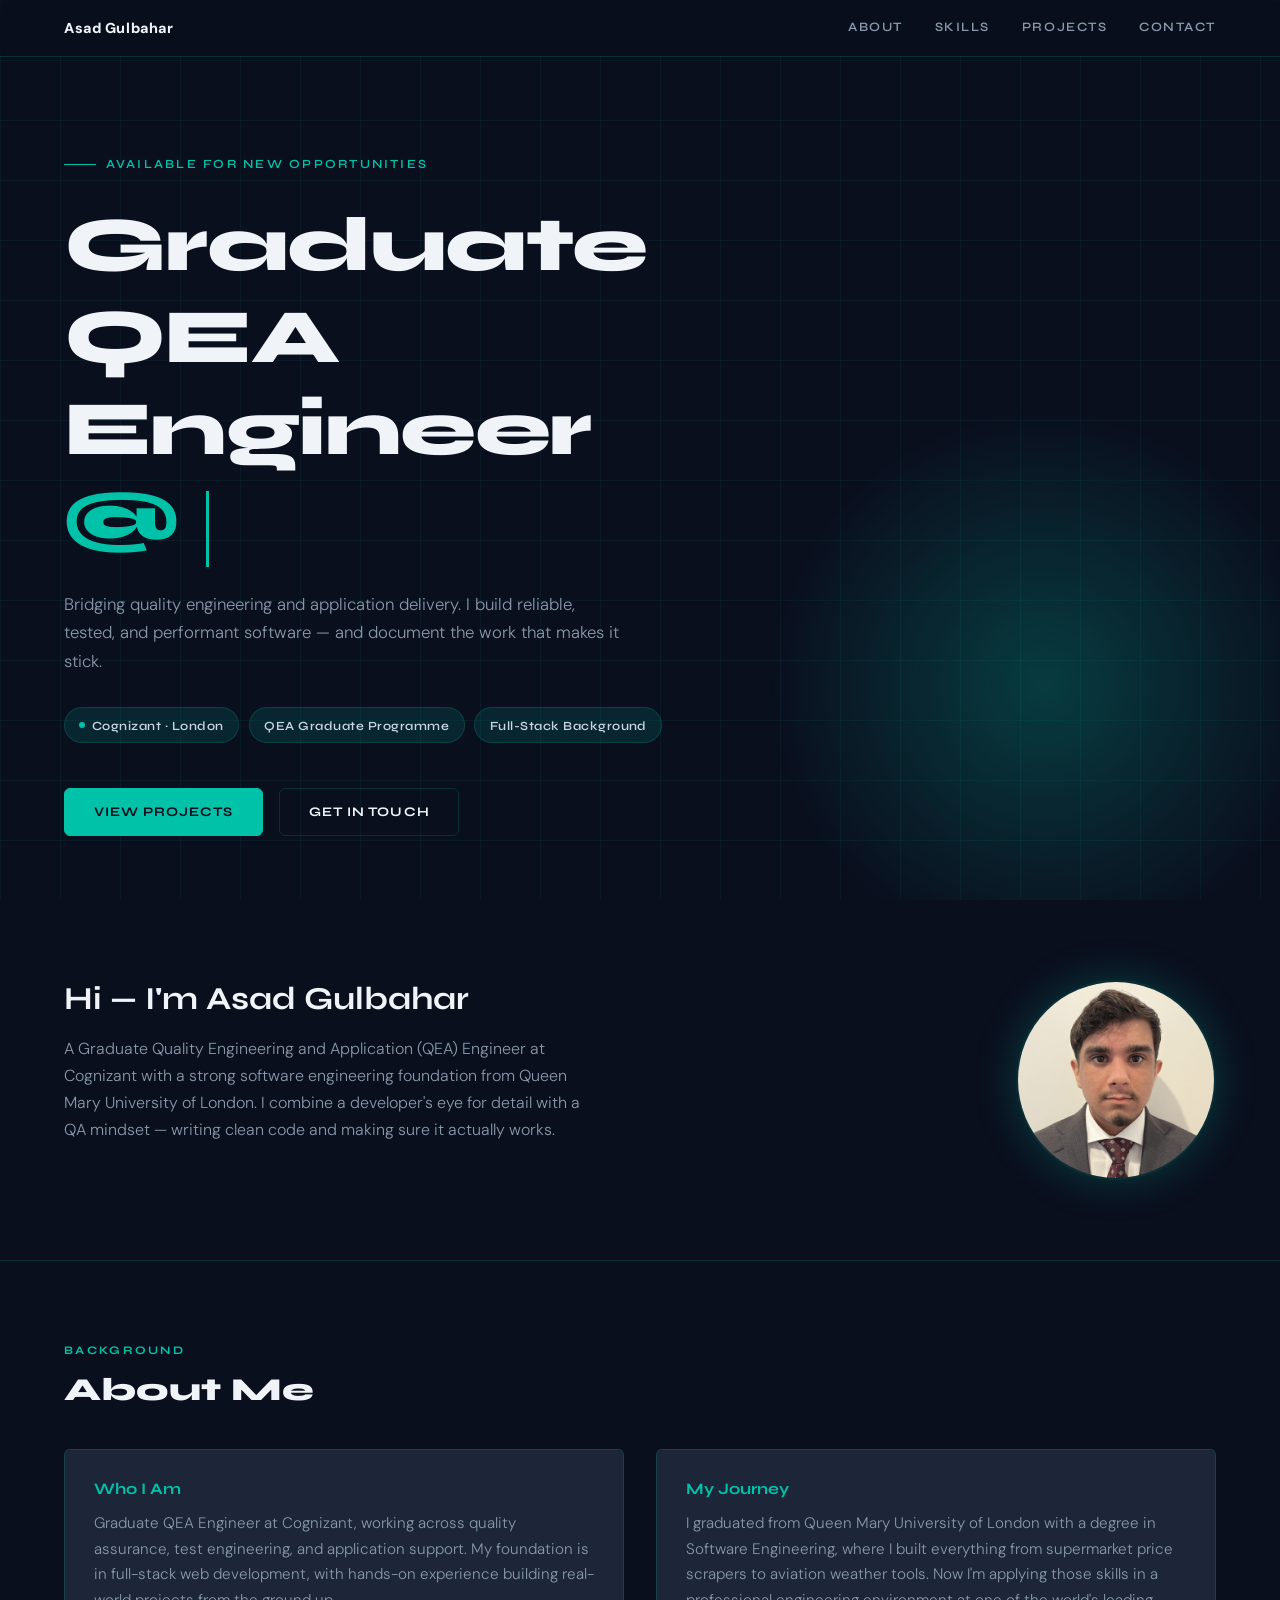
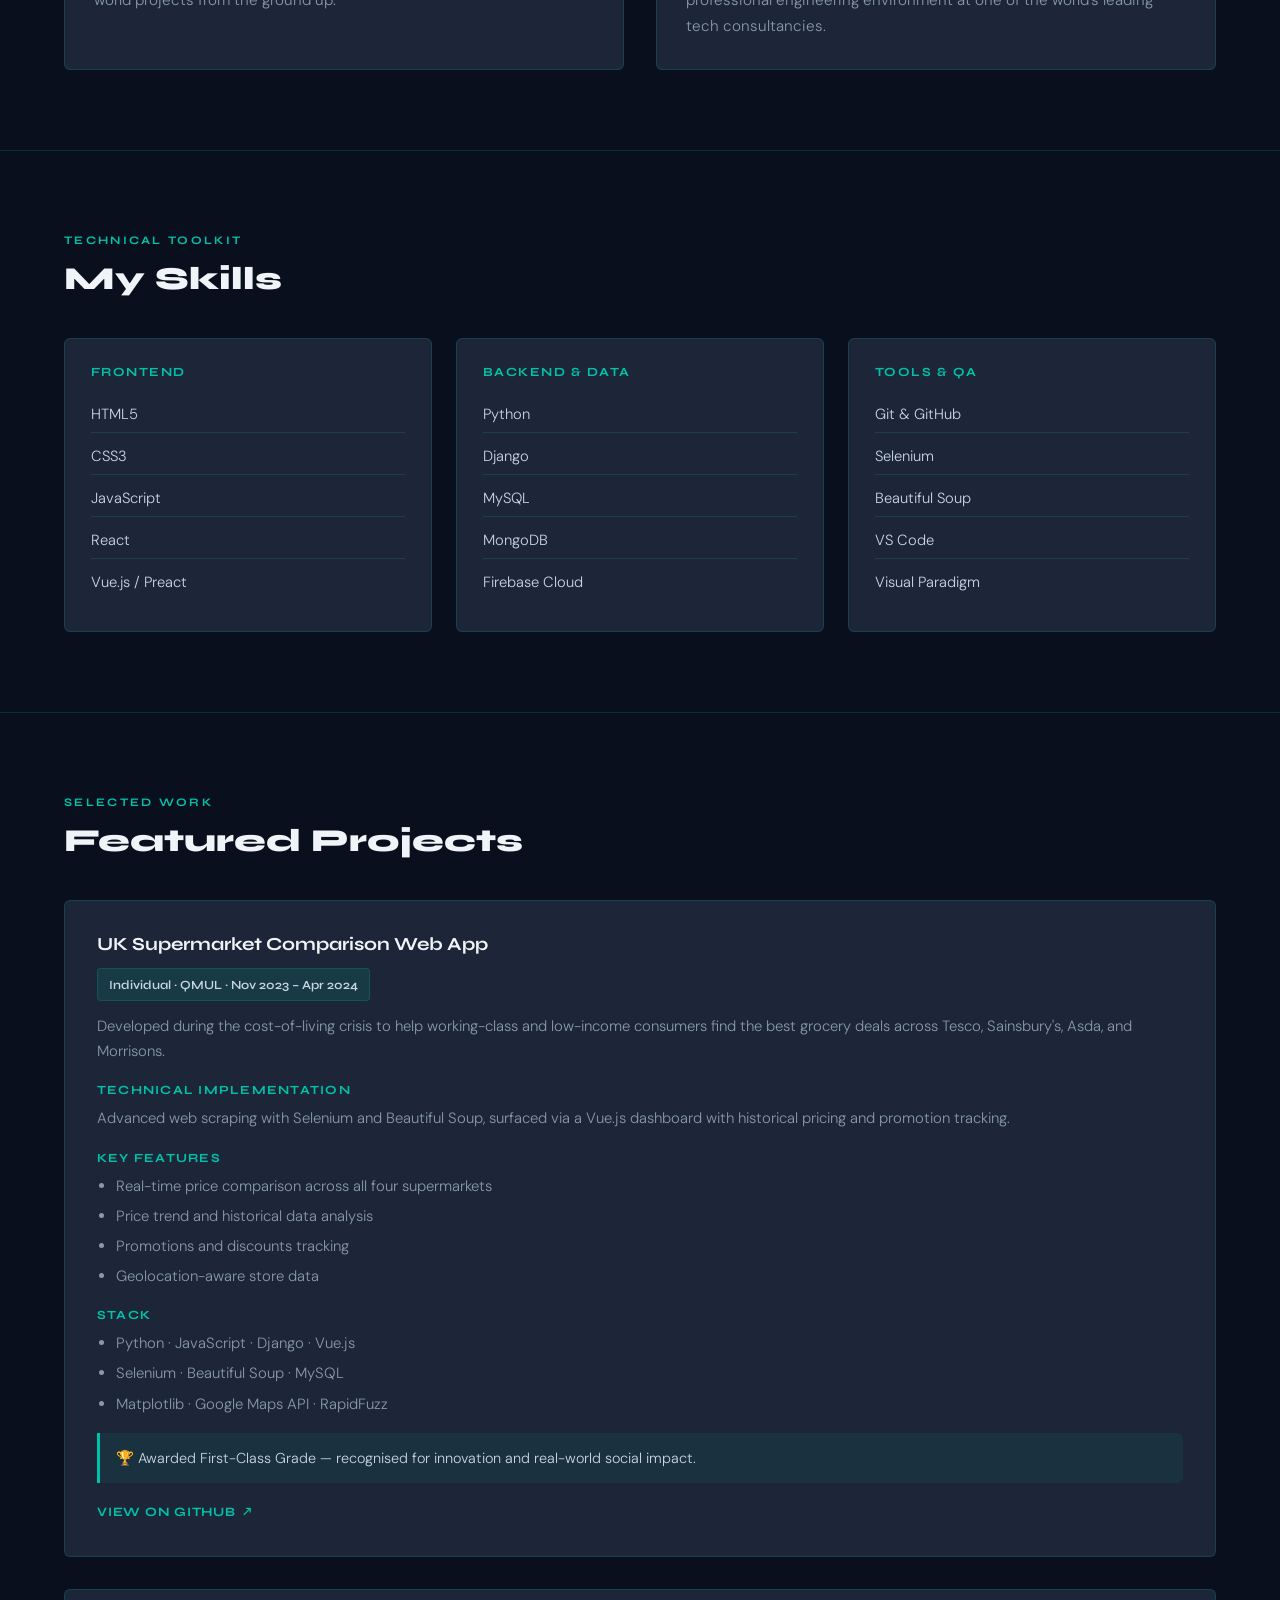
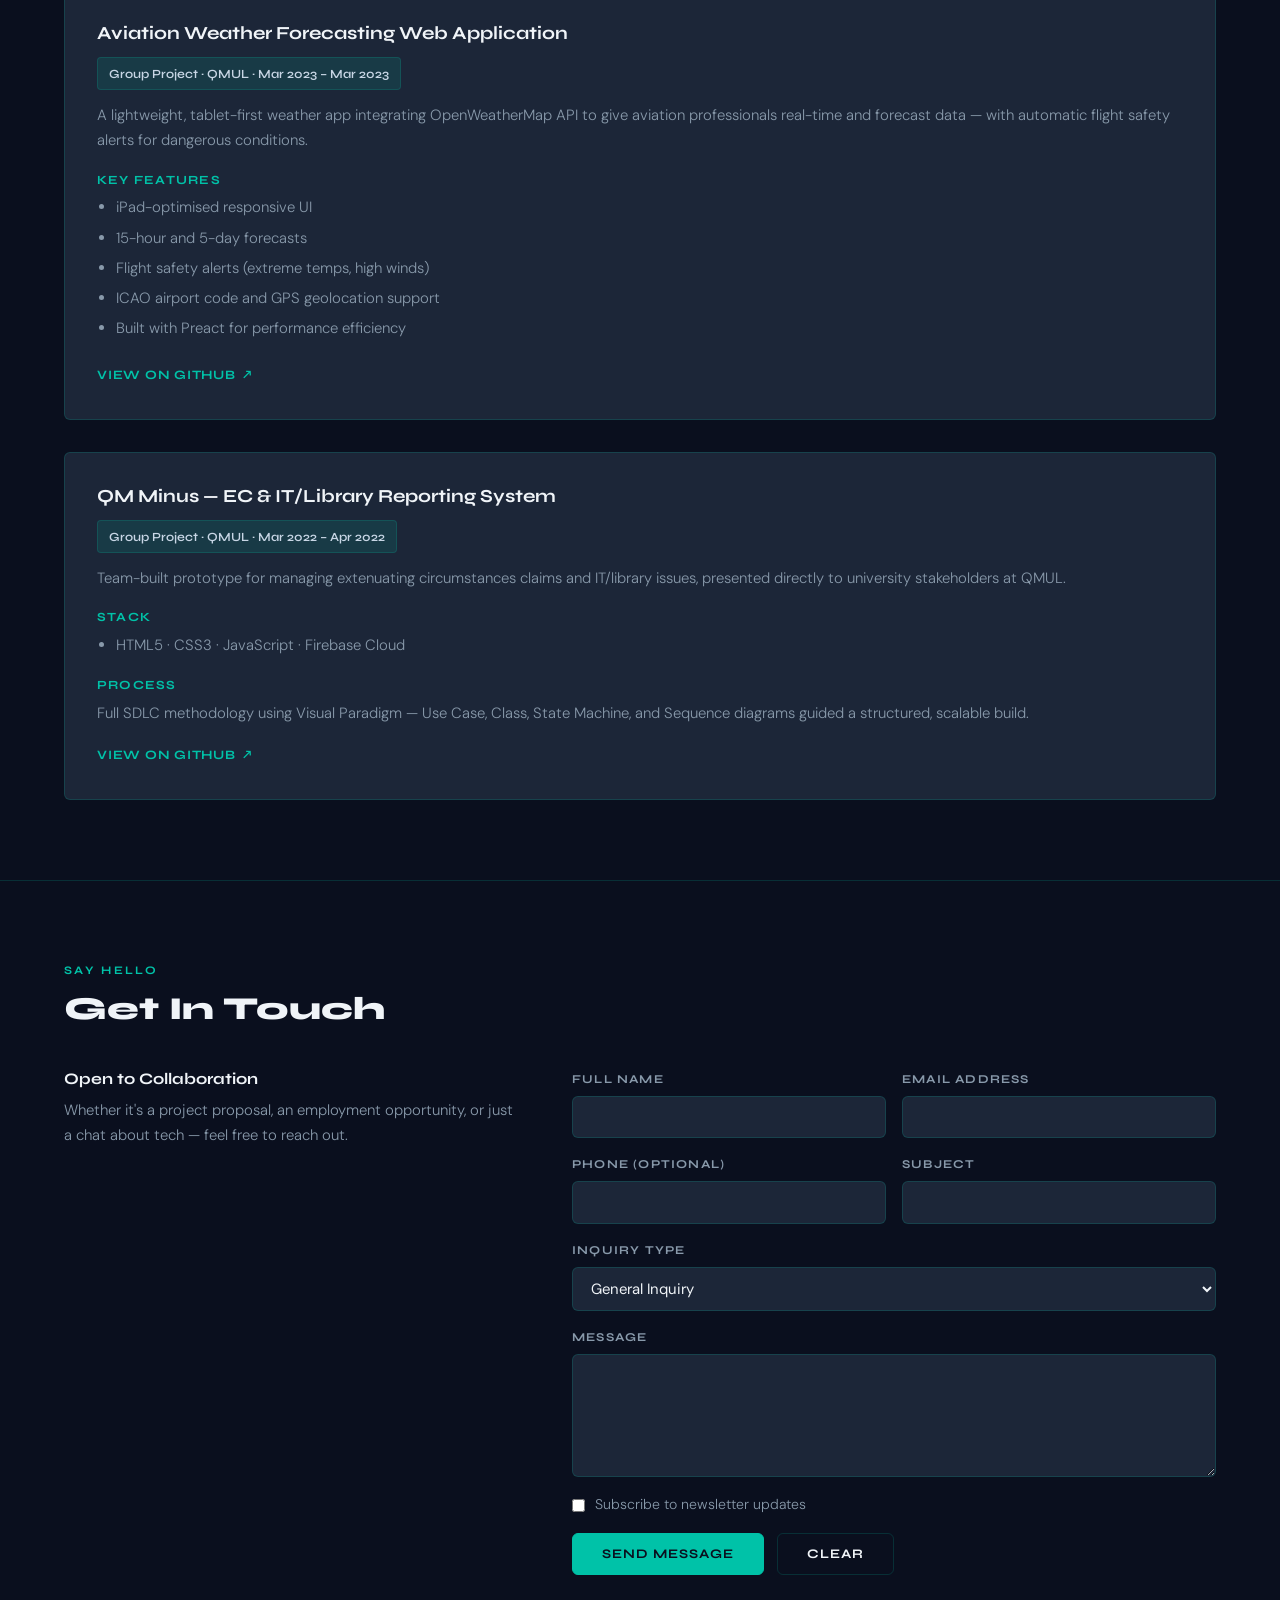
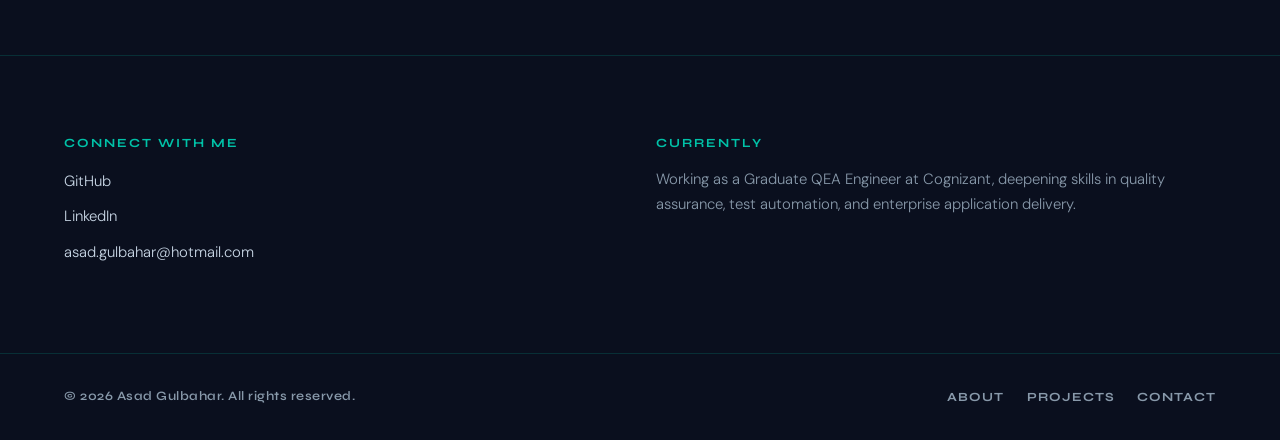
<file: index.html>
<!DOCTYPE html>
<html lang="en">
<head>
  <meta charset="UTF-8" />
  <meta name="viewport" content="width=device-width, initial-scale=1.0" />

  <title>Asad Gulbahar — Graduate QEA Engineer</title>

  <link rel="preconnect" href="https://fonts.googleapis.com" />
  <link rel="preconnect" href="https://fonts.gstatic.com" crossorigin />

  <link
    href="https://fonts.googleapis.com/css2?family=Syne:wght@400;600;700;800&family=DM+Sans:ital,opsz,wght@0,9..40,300;0,9..40,400;0,9..40,500;1,9..40,300&display=swap"
    rel="stylesheet"
  />

  <link rel="stylesheet" href="css/styles.css" />
</head>

<body>

  <!-- Navigation -->
  <nav id="main-nav" aria-label="Primary navigation">
    <span class="nav-logo">Asad Gulbahar</span>
    <a href="#about">About</a>
    <a href="#skills">Skills</a>
    <a href="#projects">Projects</a>
    <a href="#contact">Contact</a>
  </nav>

  <!-- ── Header ─────────────────────────────────────── -->
  <header id="page-header" aria-labelledby="header-title">
    <p class="header-eyebrow">Available for new opportunities</p>
    <h1 id="header-title">
      <span id="typed-line-1">Graduate QEA Engineer</span><br />

      <span class="accent">
        <span id="typed-line-2">@ Cognizant</span>
      </span>

      <span class="typing-cursor"></span>
    </h1>
    <p class="header-sub">
      Bridging quality engineering and application delivery. I build reliable,
      tested, and performant software — and document the work that makes it stick.
    </p>
    <div class="header-meta" aria-label="Current role details">
      <span class="badge"><span class="dot" aria-hidden="true"></span>Cognizant · London</span>
      <span class="badge">QEA Graduate Programme</span>
      <span class="badge">Full-Stack Background</span>
    </div>
    <div class="header-cta">
      <a href="#projects" class="btn btn-primary">View Projects</a>
      <a href="#contact" class="btn btn-outline">Get In Touch</a>
    </div>
  </header>

  <!-- ── Main Content ───────────────────────────────── -->
  <main>

    <!-- Hero / Intro -->
    <section id="home" class="hero-section" aria-label="Introduction">
      <div class="hero-text">
        <h2>Hi — I'm Asad Gulbahar</h2>
        <p>
          A Graduate Quality Engineering and Application (QEA) Engineer at Cognizant
          with a strong software engineering foundation from Queen Mary University of London.
          I combine a developer's eye for detail with a QA mindset — writing clean code
          and making sure it actually works.
        </p>
      </div>
      <img
        src="profile-photo.jpg"
        alt="Asad Gulbahar, Graduate QEA Engineer at Cognizant"
        class="profile-image"
        width="200" height="200"
      />
    </section>

    <!-- About Me -->
    <section id="about" aria-labelledby="about-heading">
      <p class="section-label">Background</p>
      <h2 id="about-heading">About Me</h2>
      <div class="about-grid">
        <article>
          <h3>Who I Am</h3>
          <p>
            Graduate QEA Engineer at Cognizant, working across quality assurance,
            test engineering, and application support. My foundation is in full-stack
            web development, with hands-on experience building real-world projects
            from the ground up.
          </p>
        </article>
        <article>
          <h3>My Journey</h3>
          <p>
            I graduated from Queen Mary University of London with a degree in Software
            Engineering, where I built everything from supermarket price scrapers to
            aviation weather tools. Now I'm applying those skills in a professional
            engineering environment at one of the world's leading tech consultancies.
          </p>
        </article>
      </div>
    </section>

    <!-- Skills -->
    <section id="skills" aria-labelledby="skills-heading">
      <p class="section-label">Technical Toolkit</p>
      <h2 id="skills-heading">My Skills</h2>
      <div class="skills-columns">
        <div class="skill-group">
          <h3>Frontend</h3>
          <ul class="skills-list">
            <li>HTML5</li>
            <li>CSS3</li>
            <li>JavaScript</li>
            <li>React</li>
            <li>Vue.js / Preact</li>
          </ul>
        </div>
        <div class="skill-group">
          <h3>Backend &amp; Data</h3>
          <ul class="skills-list">
            <li>Python</li>
            <li>Django</li>
            <li>MySQL</li>
            <li>MongoDB</li>
            <li>Firebase Cloud</li>
          </ul>
        </div>
        <div class="skill-group">
          <h3>Tools &amp; QA</h3>
          <ol class="tools-list">
            <li>Git &amp; GitHub</li>
            <li>Selenium</li>
            <li>Beautiful Soup</li>
            <li>VS Code</li>
            <li>Visual Paradigm</li>
          </ol>
        </div>
      </div>
    </section>

    <!-- Projects -->
    <section id="projects" aria-labelledby="projects-heading">
      <p class="section-label">Selected Work</p>
      <h2 id="projects-heading">Featured Projects</h2>
      <div class="projects-grid">

        <article class="project" id="project-1">
          <h3>UK Supermarket Comparison Web App</h3>
          <span class="project-meta">Individual · QMUL · Nov 2023 – Apr 2024</span>
          <p>
            Developed during the cost-of-living crisis to help working-class and low-income
            consumers find the best grocery deals across Tesco, Sainsbury's, Asda, and Morrisons.
          </p>
          <h4>Technical Implementation</h4>
          <p>Advanced web scraping with Selenium and Beautiful Soup, surfaced via a Vue.js dashboard with historical pricing and promotion tracking.</p>
          <h4>Key Features</h4>
          <ul>
            <li>Real-time price comparison across all four supermarkets</li>
            <li>Price trend and historical data analysis</li>
            <li>Promotions and discounts tracking</li>
            <li>Geolocation-aware store data</li>
          </ul>
          <h4>Stack</h4>
          <ul>
            <li>Python · JavaScript · Django · Vue.js</li>
            <li>Selenium · Beautiful Soup · MySQL</li>
            <li>Matplotlib · Google Maps API · RapidFuzz</li>
          </ul>
          <div class="achievement">🏆 Awarded First-Class Grade — recognised for innovation and real-world social impact.</div>
          <a href="https://github.com/AsadGulbahar/supermarketcomparisonapp" target="_blank" rel="noopener noreferrer" class="project-link">View on GitHub</a>
        </article>

        <article class="project" id="project-2">
          <h3>Aviation Weather Forecasting Web Application</h3>
          <span class="project-meta">Group Project · QMUL · Mar 2023 – Mar 2023</span>
          <p>
            A lightweight, tablet-first weather app integrating OpenWeatherMap API to give aviation
            professionals real-time and forecast data — with automatic flight safety alerts for
            dangerous conditions.
          </p>
          <h4>Key Features</h4>
          <ul>
            <li>iPad-optimised responsive UI</li>
            <li>15-hour and 5-day forecasts</li>
            <li>Flight safety alerts (extreme temps, high winds)</li>
            <li>ICAO airport code and GPS geolocation support</li>
            <li>Built with Preact for performance efficiency</li>
          </ul>
          <a href="https://github.com/example/aviation-weather-app" target="_blank" rel="noopener noreferrer" class="project-link">View on GitHub</a>
        </article>

        <article class="project" id="project-3">
          <h3>QM Minus — EC &amp; IT/Library Reporting System</h3>
          <span class="project-meta">Group Project · QMUL · Mar 2022 – Apr 2022</span>
          <p>
            Team-built prototype for managing extenuating circumstances claims and IT/library issues,
            presented directly to university stakeholders at QMUL.
          </p>
          <h4>Stack</h4>
          <ul>
            <li>HTML5 · CSS3 · JavaScript · Firebase Cloud</li>
          </ul>
          <h4>Process</h4>
          <p>Full SDLC methodology using Visual Paradigm — Use Case, Class, State Machine, and Sequence diagrams guided a structured, scalable build.</p>
          <a href="https://github.com/example/qm-minus-reporting-system" target="_blank" rel="noopener noreferrer" class="project-link">View on GitHub</a>
        </article>

      </div>
    </section>

    <!-- Contact -->
    <section id="contact" aria-labelledby="contact-heading">
      <p class="section-label">Say Hello</p>
      <h2 id="contact-heading">Get In Touch</h2>
      <div class="contact-inner">
        <div class="contact-info">
          <h3>Open to Collaboration</h3>
          <p>Whether it's a project proposal, an employment opportunity, or just a chat about tech — feel free to reach out.</p>
        </div>
        <form action="/submit-contact" method="post" id="contact-form" novalidate aria-label="Contact form">
          <div class="form-row">
            <div class="form-group">
              <label for="full-name">Full Name</label>
              <input type="text" id="full-name" name="full-name" autocomplete="name" required />
            </div>
            <div class="form-group">
              <label for="email">Email Address</label>
              <input type="email" id="email" name="email" autocomplete="email" required />
            </div>
          </div>
          <div class="form-row">
            <div class="form-group">
              <label for="phone">Phone (optional)</label>
              <input type="tel" id="phone" name="phone" autocomplete="tel" />
            </div>
            <div class="form-group">
              <label for="subject">Subject</label>
              <input type="text" id="subject" name="subject" required />
            </div>
          </div>
          <div class="form-group">
            <label for="inquiry-type">Inquiry Type</label>
            <select id="inquiry-type" name="inquiry-type">
              <option value="general">General Inquiry</option>
              <option value="project">Project Proposal</option>
              <option value="employment">Employment Opportunity</option>
              <option value="collaboration">Collaboration</option>
            </select>
          </div>
          <div class="form-group">
            <label for="message">Message</label>
            <textarea id="message" name="message" rows="5" required></textarea>
          </div>
          <label class="form-check">
            <input type="checkbox" id="newsletter" name="newsletter" />
            Subscribe to newsletter updates
          </label>
          <div class="form-actions">
            <button type="submit" class="btn btn-primary">Send Message</button>
            <button type="reset" class="btn btn-outline">Clear</button>
          </div>
        </form>
      </div>
    </section>

    <!-- Sidebar / Connect -->
    <aside id="sidebar" aria-label="Social links and updates">
      <div>
        <h3>Connect With Me</h3>
        <ul>
          <li><a href="https://github.com/AsadGulbahar" target="_blank" rel="noopener noreferrer">GitHub</a></li>
          <li><a href="https://www.linkedin.com/in/asad-g-189b7b227" target="_blank" rel="noopener noreferrer">LinkedIn</a></li>
          <li><a href="mailto:asad.gulbahar@hotmail.com">asad.gulbahar@hotmail.com</a></li>
        </ul>
      </div>
      <div>
        <h3>Currently</h3>
        <p>Working as a Graduate QEA Engineer at Cognizant, deepening skills in quality assurance, test automation, and enterprise application delivery.</p>
      </div>
    </aside>

  </main>

  <!-- Footer -->
  <footer id="page-footer">
    <p>© 2026 Asad Gulbahar. All rights reserved.</p>
    <nav class="footer-right" aria-label="Footer navigation">
      <a href="#about">About</a>
      <a href="#projects">Projects</a>
      <a href="#contact">Contact</a>
    </nav>
  </footer>
  
<script src="js/script.js"></script>
</body>
</html>
</file>
<file: css/styles.css>
/* ─── Design Tokens ───────────────────────────────── */
:root {
    --navy:      #0a0f1e;
    --navy-mid:  #111827;
    --navy-soft: #1c2638;
    --teal:      #00c2a8;
    --teal-dim:  #00c2a820;
    --teal-glow: #00c2a840;
    --slate:     #8899aa;
    --white:     #f0f4f8;
    --white-dim: #c8d6e5;
    --border:    rgba(0,194,168,0.18);
    --font-head: 'Syne', sans-serif;
    --font-body: 'DM Sans', sans-serif;
    --radius:    6px;
    --transition: 0.3s cubic-bezier(0.4,0,0.2,1);
}

/* ─── Reset & Base ────────────────────────────────── */
*, *::before, *::after { box-sizing: border-box; margin: 0; padding: 0; }

html { scroll-behavior: smooth; font-size: 16px; }

body {
    background-color: var(--navy);
    color: var(--white-dim);
    font-family: var(--font-body);
    font-weight: 300;
    line-height: 1.7;
    overflow-x: hidden;
}

/* grid noise texture overlay */
body::before {
    content: '';
    position: fixed; inset: 0;
    background-image:
    linear-gradient(var(--border) 1px, transparent 1px),
    linear-gradient(90deg, var(--border) 1px, transparent 1px);
    background-size: 60px 60px;
    pointer-events: none;
    z-index: 0;
    opacity: 0.35;
}

main, header, footer, nav, section, aside, article { position: relative; z-index: 1; }

a { color: var(--teal); text-decoration: none; transition: opacity var(--transition); }
a:hover { opacity: 0.75; }

h1, h2, h3, h4 { font-family: var(--font-head); color: var(--white); line-height: 1.2; }

img { max-width: 100%; display: block; border-radius: var(--radius); }

ul, ol { padding-left: 1.2rem; }
li { margin-bottom: 0.3rem; }

/* ─── Nav ─────────────────────────────────────────── */
#main-nav {
    position: sticky; top: 0; z-index: 100;
    display: flex; align-items: center; gap: 2rem;
    padding: 1rem 4rem;
    background: rgba(10,15,30,0.82);
    backdrop-filter: blur(14px);
    border-bottom: 1px solid var(--border);
}

#main-nav a {
    font-family: var(--font-head);
    font-size: 0.8rem;
    font-weight: 600;
    letter-spacing: 0.12em;
    text-transform: uppercase;
    color: var(--slate);
    transition: color var(--transition);
}
#main-nav a:hover, #main-nav a:focus { color: var(--teal); opacity: 1; }
#main-nav .nav-logo {
    margin-right: auto;
    font-size: 0.9rem;
    font-weight: 800;
    color: var(--white);
    letter-spacing: 0.04em;
}

/* ─── Header / Hero ───────────────────────────────── */
#page-header {
    min-height: 92vh;
    display: flex; flex-direction: column; justify-content: center;
    padding: 6rem 4rem 4rem;
    position: relative;
    overflow: hidden;
}

/* teal radial glow */
#page-header::after {
    content: '';
    position: absolute; bottom: -10%; right: -5%;
    width: 600px; height: 600px;
    background: radial-gradient(circle, var(--teal-glow) 0%, transparent 65%);
    pointer-events: none;
}

.header-eyebrow {
    display: inline-flex; align-items: center; gap: 0.6rem;
    font-family: var(--font-head);
    font-size: 0.78rem;
    font-weight: 600;
    letter-spacing: 0.18em;
    text-transform: uppercase;
    color: var(--teal);
    margin-bottom: 1.5rem;
    animation: fadeUp 0.6s both;
}
.header-eyebrow::before {
    content: '';
    display: block;
    width: 32px; height: 1px;
    background: var(--teal);
}

#page-header h1 {
    font-size: clamp(2.6rem, 6vw, 5.2rem);
    font-weight: 800;
    letter-spacing: -0.02em;
    color: var(--white);
    max-width: 780px;
    animation: fadeUp 0.6s 0.1s both;
}
#page-header h1 .accent { color: var(--teal); }

.header-sub {
    margin-top: 1.4rem;
    font-size: 1.05rem;
    color: var(--slate);
    max-width: 560px;
    line-height: 1.7;
    animation: fadeUp 0.6s 0.2s both;
}

.header-meta {
    display: flex; flex-wrap: wrap; gap: 0.6rem;
    margin-top: 2rem;
    animation: fadeUp 0.6s 0.3s both;
}
.badge {
    display: inline-flex; align-items: center; gap: 0.4rem;
    padding: 0.4rem 0.9rem;
    border: 1px solid var(--border);
    border-radius: 100px;
    font-size: 0.78rem;
    font-family: var(--font-head);
    font-weight: 600;
    color: var(--white-dim);
    background: var(--teal-dim);
    letter-spacing: 0.04em;
}
.badge .dot {
    width: 6px; height: 6px;
    border-radius: 50%;
    background: var(--teal);
    animation: pulse 2s infinite;
}

.header-cta {
    display: flex; gap: 1rem; flex-wrap: wrap;
    margin-top: 2.8rem;
    animation: fadeUp 0.6s 0.4s both;
}

.btn {
    display: inline-block;
    padding: 0.75rem 1.8rem;
    font-family: var(--font-head);
    font-size: 0.82rem;
    font-weight: 700;
    letter-spacing: 0.08em;
    text-transform: uppercase;
    border-radius: var(--radius);
    transition: all var(--transition);
    cursor: pointer;
}
.btn-primary {
    background: var(--teal);
    color: var(--navy);
    border: 1px solid var(--teal);
}
.btn-primary:hover { background: transparent; color: var(--teal); opacity: 1; }
.btn-outline {
    background: transparent;
    color: var(--white);
    border: 1px solid var(--border);
}
.btn-outline:hover { border-color: var(--teal); color: var(--teal); opacity: 1; }

/* ─── Hero Section (inside main) ─────────────────── */
#home.hero-section {
    padding: 5rem 4rem;
    display: grid;
    grid-template-columns: 1fr auto;
    gap: 3rem;
    align-items: start;
    border-bottom: 1px solid var(--border);
}

.hero-text h2 {
    font-size: clamp(1.4rem, 2.5vw, 2rem);
    font-weight: 700;
    margin-bottom: 1rem;
}
.hero-text p { color: var(--slate); max-width: 520px; }

.profile-image {
    width: 200px; height: 200px;
    object-fit: cover;
    border-radius: 50%;
    border: 2px solid var(--border);
    box-shadow: 0 0 40px var(--teal-glow);
}

/* ─── Section shared styles ───────────────────────── */
section {
    padding: 5rem 4rem;
    border-bottom: 1px solid var(--border);
}

.section-label {
    font-family: var(--font-head);
    font-size: 0.72rem;
    font-weight: 700;
    letter-spacing: 0.2em;
    text-transform: uppercase;
    color: var(--teal);
    margin-bottom: 0.6rem;
}

section h2 {
    font-size: clamp(1.6rem, 2.5vw, 2.2rem);
    font-weight: 800;
    margin-bottom: 2.5rem;
}

/* ─── About ───────────────────────────────────────── */
.about-grid {
    display: grid;
    grid-template-columns: 1fr 1fr;
    gap: 2rem;
}
.about-grid article {
    padding: 1.8rem;
    background: var(--navy-soft);
    border: 1px solid var(--border);
    border-radius: var(--radius);
}
.about-grid article h3 {
    font-size: 1rem;
    font-weight: 700;
    color: var(--teal);
    margin-bottom: 0.8rem;
}
.about-grid article p { color: var(--slate); font-size: 0.95rem; }

/* ─── Skills ──────────────────────────────────────── */
.skills-columns {
    display: grid;
    grid-template-columns: repeat(3, 1fr);
    gap: 1.5rem;
}
.skill-group {
    padding: 1.6rem;
    background: var(--navy-soft);
    border: 1px solid var(--border);
    border-radius: var(--radius);
}
.skill-group h3 {
    font-size: 0.78rem;
    font-weight: 700;
    letter-spacing: 0.12em;
    text-transform: uppercase;
    color: var(--teal);
    margin-bottom: 1rem;
}
.skill-group ul, .skill-group ol {
    list-style: none;
    padding: 0;
}
.skill-group li {
    font-size: 0.92rem;
    color: var(--white-dim);
    padding: 0.35rem 0;
    border-bottom: 1px solid var(--border);
}
.skill-group li:last-child { border-bottom: none; }

/* ─── Projects ────────────────────────────────────── */
.projects-grid {
    display: grid;
    grid-template-columns: 1fr;
    gap: 2rem;
}
.project {
    padding: 2rem;
    background: var(--navy-soft);
    border: 1px solid var(--border);
    border-radius: var(--radius);
    transition: border-color var(--transition), box-shadow var(--transition);
}
.project:hover {
    border-color: var(--teal);
    box-shadow: 0 0 30px var(--teal-dim);
}
.project h3 {
    font-size: 1.15rem;
    font-weight: 700;
    margin-bottom: 0.8rem;
    color: var(--white);
}
.project h4 {
    font-size: 0.78rem;
    font-weight: 700;
    letter-spacing: 0.1em;
    text-transform: uppercase;
    color: var(--teal);
    margin: 1.2rem 0 0.5rem;
}
.project p, .project li { font-size: 0.93rem; color: var(--slate); }
.project figure { margin: 1rem 0; }
.project figcaption {
    font-size: 0.78rem;
    color: var(--slate);
    margin-top: 0.4rem;
    font-style: italic;
}
.project-meta {
    display: inline-block;
    font-size: 0.78rem;
    color: var(--white-dim);
    background: var(--teal-dim);
    border: 1px solid var(--border);
    border-radius: 4px;
    padding: 0.3rem 0.7rem;
    margin-bottom: 0.8rem;
    font-family: var(--font-head);
    font-weight: 600;
}
.achievement {
    margin-top: 1rem;
    padding: 0.8rem 1rem;
    background: rgba(0,194,168,0.07);
    border-left: 3px solid var(--teal);
    border-radius: 0 var(--radius) var(--radius) 0;
    font-size: 0.9rem;
    color: var(--white-dim);
}
.project-link {
    display: inline-flex; align-items: center; gap: 0.4rem;
    margin-top: 1.2rem;
    font-family: var(--font-head);
    font-size: 0.8rem;
    font-weight: 700;
    letter-spacing: 0.06em;
    text-transform: uppercase;
    color: var(--teal);
}
.project-link::after { content: '↗'; }

/* ─── Contact ─────────────────────────────────────── */
.contact-inner {
    display: grid;
    grid-template-columns: 1fr 1.4fr;
    gap: 3rem;
    align-items: start;
}
.contact-info h3 { font-size: 1rem; margin-bottom: 0.6rem; }
.contact-info p { color: var(--slate); font-size: 0.93rem; }

#contact-form {
    display: flex; flex-direction: column; gap: 1rem;
}
.form-row { display: grid; grid-template-columns: 1fr 1fr; gap: 1rem; }
.form-group { display: flex; flex-direction: column; gap: 0.4rem; }
.form-group label {
    font-family: var(--font-head);
    font-size: 0.75rem;
    font-weight: 700;
    letter-spacing: 0.1em;
    text-transform: uppercase;
    color: var(--slate);
}
.form-group input,
.form-group textarea,
.form-group select {
    background: var(--navy-soft);
    border: 1px solid var(--border);
    border-radius: var(--radius);
    color: var(--white);
    font-family: var(--font-body);
    font-size: 0.93rem;
    padding: 0.65rem 0.9rem;
    transition: border-color var(--transition);
    outline: none;
}
.form-group input:focus,
.form-group textarea:focus,
.form-group select:focus { border-color: var(--teal); }
.form-group select option { background: var(--navy-mid); }
.form-group textarea { resize: vertical; min-height: 120px; }
.form-check {
    display: flex; align-items: center; gap: 0.6rem;
    font-size: 0.88rem; color: var(--slate);
}
.form-actions { display: flex; gap: 0.8rem; }

/* ─── Sidebar / Connect ───────────────────────────── */
#sidebar {
    padding: 5rem 4rem;
    border-bottom: 1px solid var(--border);
    display: grid;
    grid-template-columns: 1fr 1fr;
    gap: 2rem;
}
#sidebar h3 {
    font-size: 0.78rem;
    font-weight: 700;
    letter-spacing: 0.16em;
    text-transform: uppercase;
    color: var(--teal);
    margin-bottom: 1rem;
}
#sidebar ul { list-style: none; padding: 0; }
#sidebar li { margin-bottom: 0.5rem; }
#sidebar li a {
    color: var(--white-dim);
    font-size: 0.93rem;
    transition: color var(--transition);
}
#sidebar li a:hover { color: var(--teal); opacity: 1; }
#sidebar p { color: var(--slate); font-size: 0.93rem; }

/* ─── Footer ──────────────────────────────────────── */
#page-footer {
    padding: 2rem 4rem;
    display: flex;
    justify-content: space-between;
    align-items: center;
    flex-wrap: wrap;
    gap: 0.6rem;
}
#page-footer p {
    font-size: 0.8rem;
    color: var(--slate);
    font-family: var(--font-head);
    font-weight: 600;
    letter-spacing: 0.04em;
}
.footer-right { display: flex; gap: 1.4rem; }
.footer-right a {
    font-size: 0.78rem;
    font-family: var(--font-head);
    font-weight: 700;
    letter-spacing: 0.08em;
    text-transform: uppercase;
    color: var(--slate);
}
.footer-right a:hover { color: var(--teal); opacity: 1; }

/* ─── Animations ──────────────────────────────────── */
@keyframes fadeUp {
    from { opacity: 0; transform: translateY(18px); }
    to   { opacity: 1; transform: translateY(0); }
}
@keyframes pulse {
    0%, 100% { opacity: 1; }
    50% { opacity: 0.35; }
}

/* ─── Responsive ──────────────────────────────────── */
@media (max-width: 900px) {
    #main-nav { padding: 1rem 1.5rem; gap: 1.2rem; flex-wrap: wrap; }
    #page-header { padding: 5rem 1.5rem 3rem; }
    section { padding: 3.5rem 1.5rem; }
    #home.hero-section { grid-template-columns: 1fr; padding: 3.5rem 1.5rem; }
    .about-grid, .skills-columns, .contact-inner { grid-template-columns: 1fr; }
    #sidebar { padding: 3rem 1.5rem; grid-template-columns: 1fr; }
    #page-footer { padding: 1.5rem; flex-direction: column; align-items: flex-start; }
    .form-row { grid-template-columns: 1fr; }
}



/* ─────────────────────────────────────────────
   Typing Cursor
───────────────────────────────────────────── */

.typing-cursor {
    display: inline-block;
    width: 3px;
    height: 1em;
    background-color: var(--teal);
    margin-left: 0.35rem;
    vertical-align: bottom;
    animation: blinkCursor 0.8s infinite;
}

@keyframes blinkCursor {
    0%, 49% {
        opacity: 1;
    }

    50%, 100% {
        opacity: 0;
    }
}


/* ─────────────────────────────────────────────
   Scroll Fade Animation
───────────────────────────────────────────── */

.fade-in-hidden {
    opacity: 0;
    transform: translateY(40px);
    transition:
        opacity 0.8s ease,
        transform 0.8s ease;
}

.fade-in-show {
    opacity: 1;
    transform: translateY(0);
}
</file>
